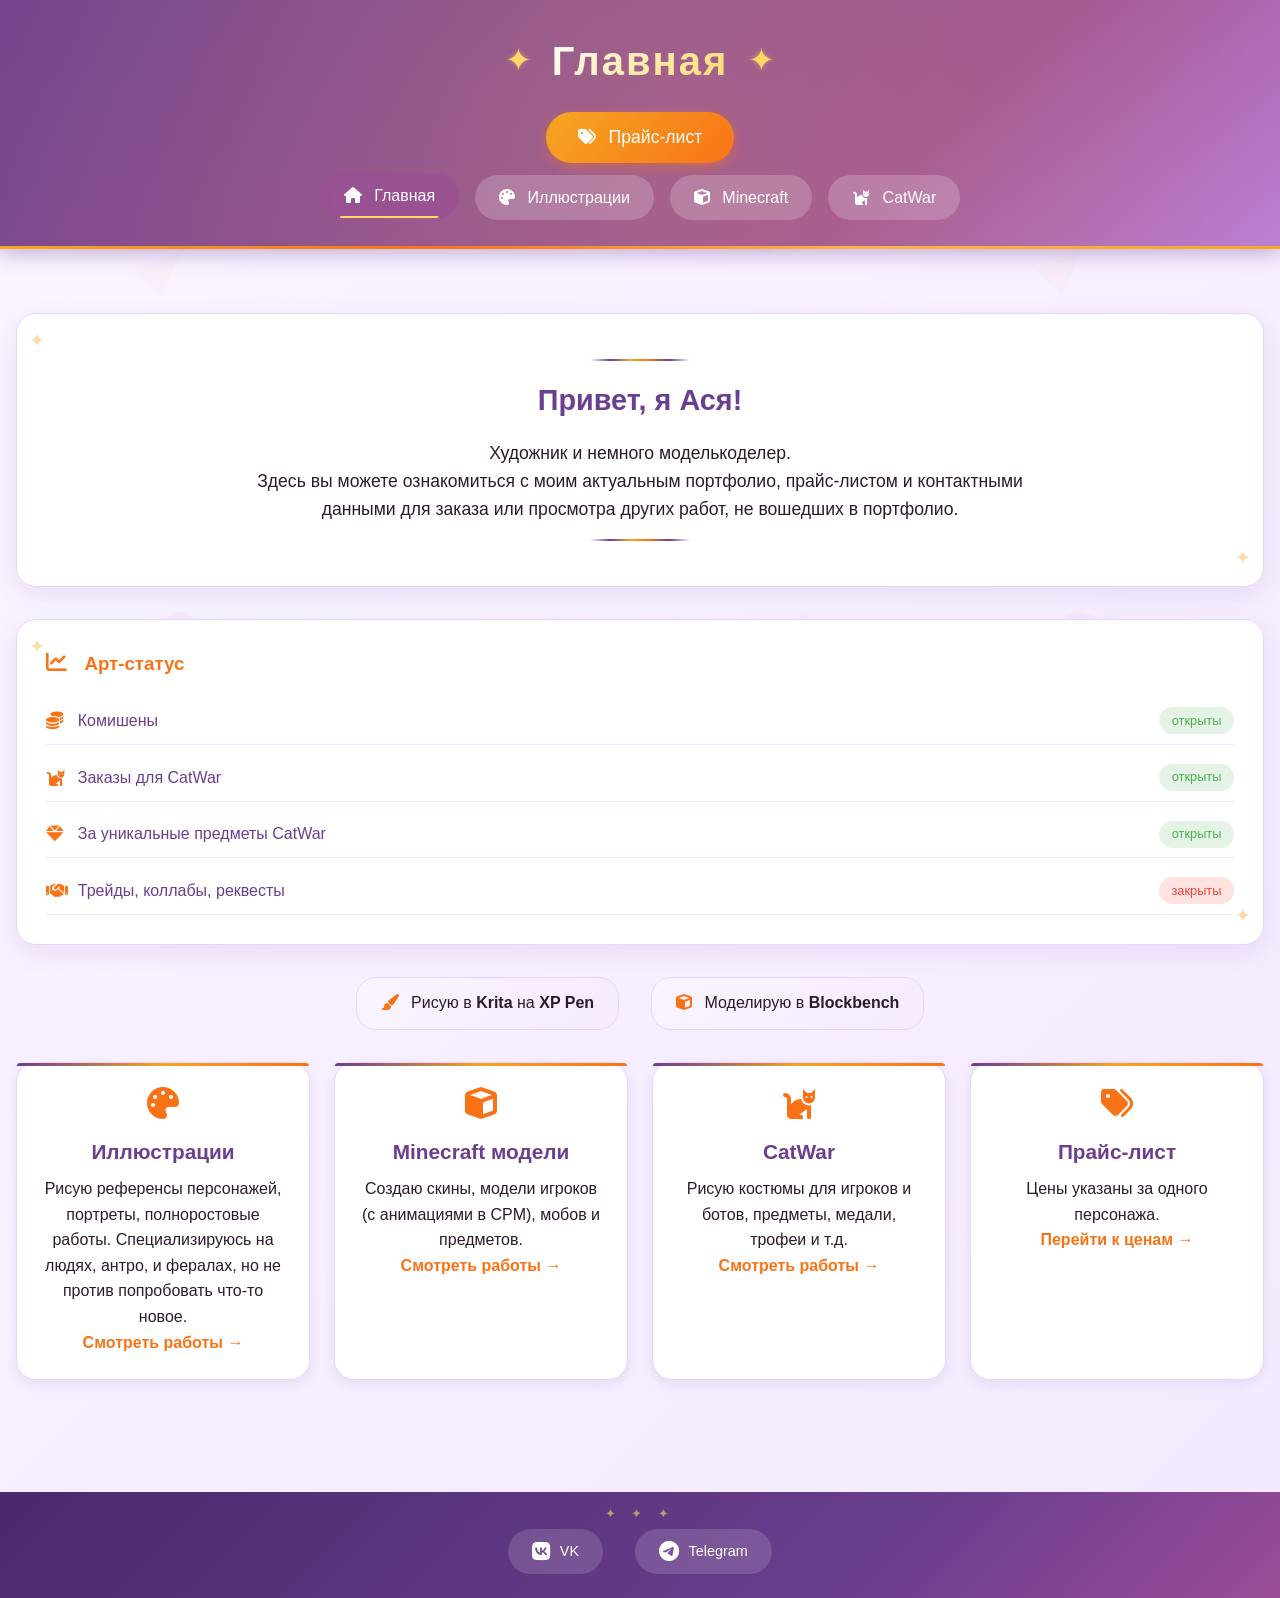
<file: index.html>
<!DOCTYPE html>
<html lang="ru">
<head>
    <meta charset="UTF-8">
    <meta name="viewport" content="width=device-width, initial-scale=1.0">
    <title>Главная</title>
    <link rel="stylesheet" href="style.css">
    <link rel="stylesheet" href="https://cdnjs.cloudflare.com/ajax/libs/font-awesome/6.0.0-beta3/css/all.min.css">
</head>
<body>
    <header>
        <div class="header-content">
            <div class="page-title-header">
                <span class="title-star-left">✦</span>
                <h1>Главная</h1>
                <span class="title-star-right">✦</span>
            </div>
        </div>
        <nav>
            <a href="price.html" class="price-btn"><i class="fas fa-tags"></i> Прайс-лист</a>
            <div class="nav-links">
                <a href="index.html" class="active"><i class="fas fa-home"></i> Главная</a>
                <a href="gallery.html"><i class="fas fa-palette"></i> Иллюстрации</a>
                <a href="minecraft.html"><i class="fas fa-cube"></i> Minecraft</a>
                <a href="catwar.html"><i class="fas fa-cat"></i> CatWar</a>
            </div>
        </nav>
    </header>

    <main>
        <div class="welcome-block info-block">
            <div class="decor-line"></div>
            <h3>Привет, я Ася!</h3>
            <p>Художник и немного моделькоделер.<br>Здесь вы можете ознакомиться с моим актуальным портфолио, прайс-листом и контактными данными для заказа или просмотра других работ, не вошедших в портфолио.</p>
            <div class="decor-line"></div>
        </div>

        <!-- Блок с арт-статусом (в стиле дополнительных условий) -->
        <div class="art-status info-block">
            <h3><i class="fas fa-chart-line"></i> Арт-статус</h3>
            <div class="status-list">
                <div class="status-line">
                    <i class="fas fa-coins"></i>
                    <span class="status-name">Комишены</span>
                    <span class="status-badge open">открыты</span>
                </div>
                <div class="status-line">
                    <i class="fas fa-cat"></i>
                    <span class="status-name">Заказы для CatWar</span>
                    <span class="status-badge open">открыты</span>
                </div>
                <div class="status-line">
                    <i class="fas fa-gem"></i>
                    <span class="status-name">За уникальные предметы CatWar</span>
                    <span class="status-badge open">открыты</span>
                </div>
                <div class="status-line">
                    <i class="fas fa-handshake"></i>
                    <span class="status-name">Трейды, коллабы, реквесты</span>
                    <span class="status-badge closed">закрыты</span>
                </div>
            </div>
        </div>

        <div class="tools-block">
            <div class="tools-list">
                <p class="tool-item"><i class="fas fa-paint-brush"></i> Рисую в <strong>Krita</strong> на <strong>XP Pen</strong></p>
                <p class="tool-item"><i class="fas fa-cube"></i> Моделирую в <strong>Blockbench</strong></p>
            </div>
        </div>

        <div class="info-grid">
            <div class="info-card hover-scale">
                <i class="fas fa-palette"></i>
                <h3>Иллюстрации</h3>
                <p>Рисую референсы персонажей, портреты, полноростовые работы. Специализируюсь на людях, антро, и фералах, но не против попробовать что-то новое.</p>
                <a href="gallery.html" class="info-link">Смотреть работы →</a>
            </div>
            <div class="info-card hover-scale">
                <i class="fas fa-cube"></i>
                <h3>Minecraft модели</h3>
                <p>Создаю скины, модели игроков (с анимациями в CPM), мобов и предметов.</p>
                <a href="minecraft.html" class="info-link">Смотреть работы →</a>
            </div>
            <div class="info-card hover-scale">
                <i class="fas fa-cat"></i>
                <h3>CatWar</h3>
                <p>Рисую костюмы для игроков и ботов, предметы, медали, трофеи и т.д.</p>
                <a href="catwar.html" class="info-link">Смотреть работы →</a>
            </div>
            <div class="info-card hover-scale">
                <i class="fas fa-tags"></i>
                <h3>Прайс-лист</h3>
                <p>Цены указаны за одного персонажа.</p>
                <a href="price.html" class="info-link">Перейти к ценам →</a>
            </div>
        </div>
    </main>

    <footer>
        <div class="social-icons">
            <a href="https://vk.com/club159753129" target="_blank" class="social-link vk" aria-label="ВКонтакте">
                <i class="fab fa-vk"></i>
                <span>VK</span>
            </a>
            <a href="https://t.me/AsyaF0xy" target="_blank" class="social-link telegram" aria-label="Telegram">
                <i class="fab fa-telegram-plane"></i>
                <span>Telegram</span>
            </a>
        </div>
    </footer>
</body>
</html>
</file>
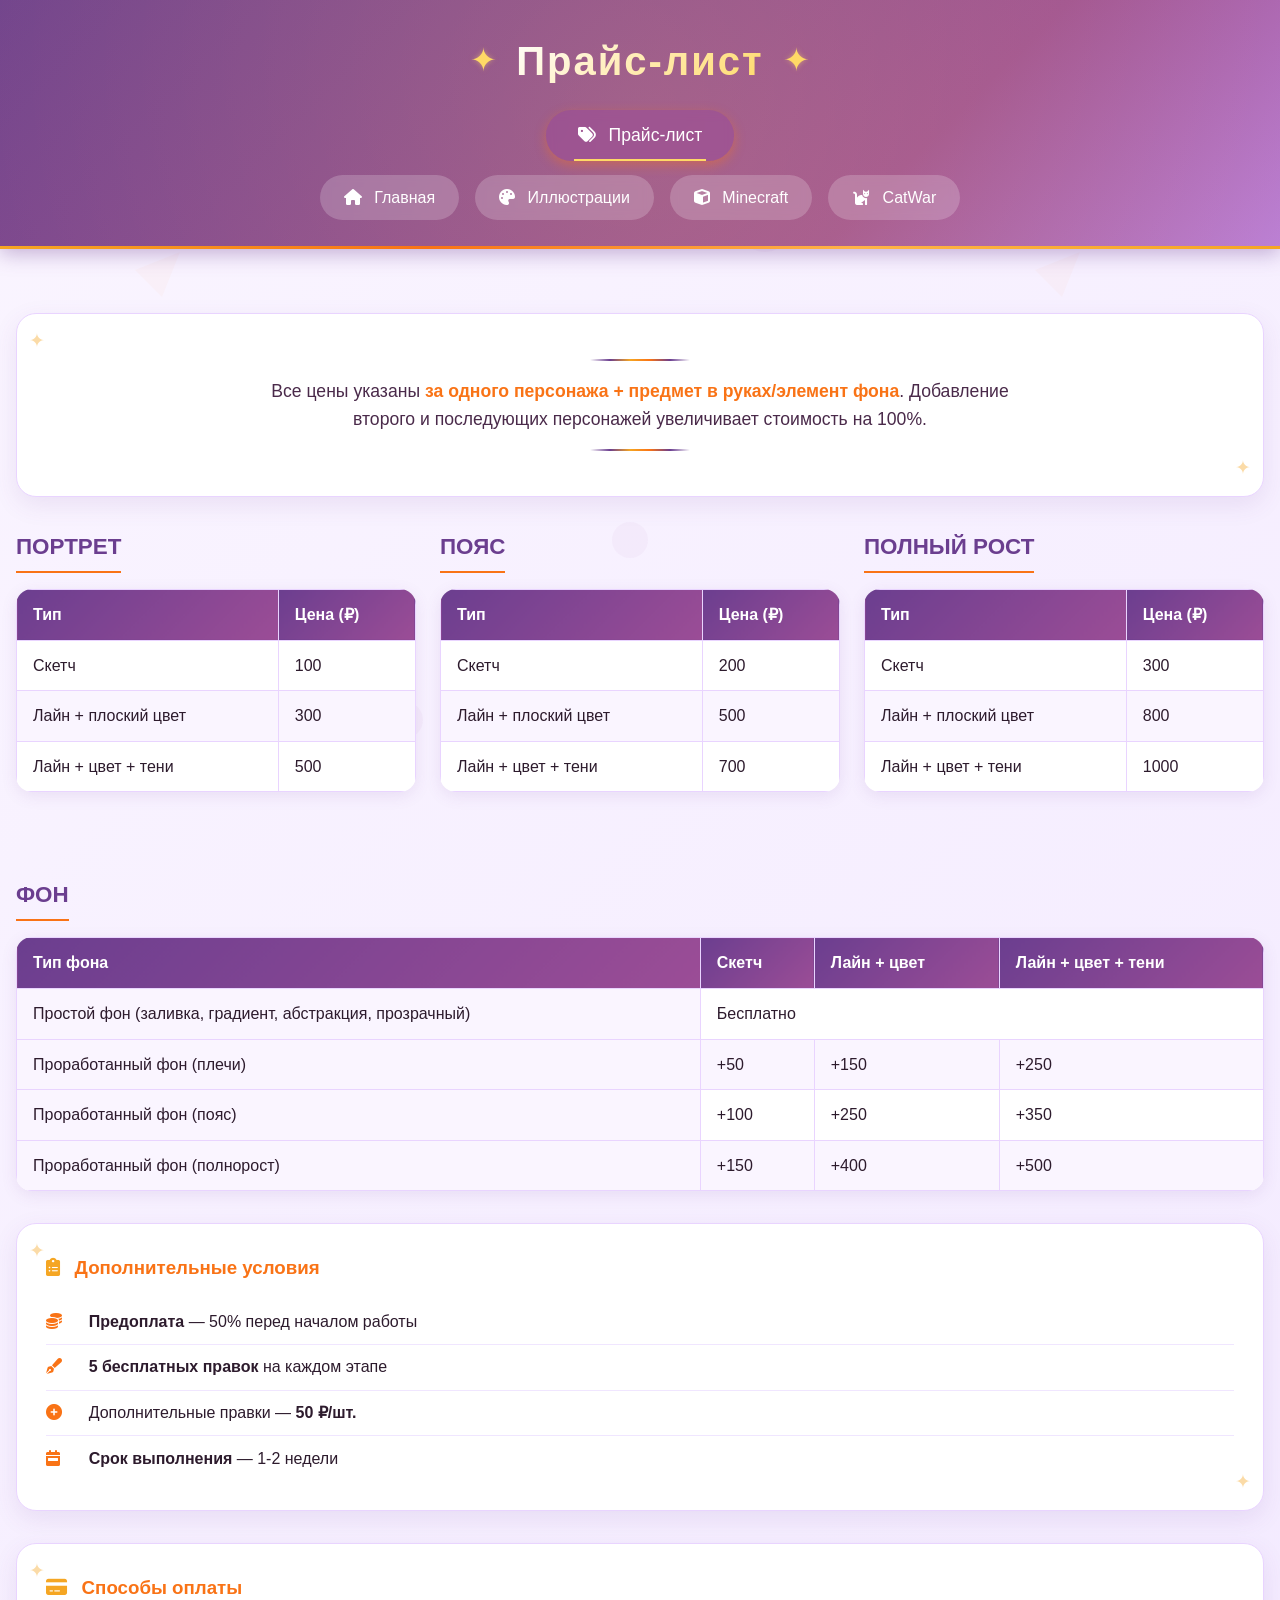
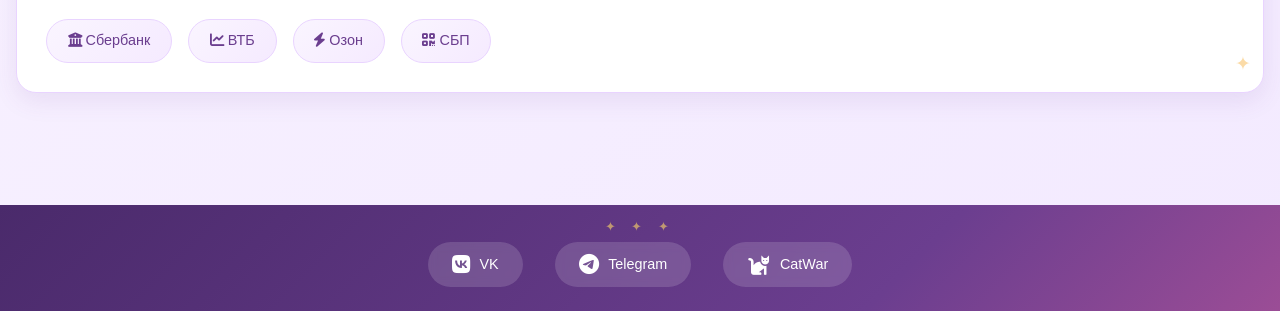
<file: price.html>
<!DOCTYPE html>
<html lang="ru">
<head>
    <meta charset="UTF-8">
    <meta name="viewport" content="width=device-width, initial-scale=1.0">
    <title>Прайс-лист</title>
    <link rel="stylesheet" href="style.css">
    <link rel="stylesheet" href="https://cdnjs.cloudflare.com/ajax/libs/font-awesome/6.0.0-beta3/css/all.min.css">
</head>
<body>
    <header>
        <div class="header-content">
            <div class="page-title-header">
                <span class="title-star-left">✦</span>
                <h1>Прайс-лист</h1>
                <span class="title-star-right">✦</span>
            </div>
        </div>
        <nav>
            <a href="price.html" class="price-btn active"><i class="fas fa-tags"></i> Прайс-лист</a>
            <div class="nav-links">
                <a href="index.html"><i class="fas fa-home"></i> Главная</a>
                <a href="gallery.html"><i class="fas fa-palette"></i> Иллюстрации</a>
                <a href="minecraft.html"><i class="fas fa-cube"></i> Minecraft</a>
                <a href="catwar.html"><i class="fas fa-cat"></i> CatWar</a>
            </div>
        </nav>
    </header>

    <main>
        <!-- Первый блок как на главной странице -->
        <div class="price-note info-block">
            <div class="decor-line"></div>
            <p>Все цены указаны <strong>за одного персонажа + предмет в руках/элемент фона</strong>. Добавление второго и последующих персонажей увеличивает стоимость на 100%.</p>
            <div class="decor-line"></div>
        </div>

        <!-- Три таблицы в один ряд: ПОРТРЕТ, ПОЯС, ПОЛНЫЙ РОСТ -->
        <div class="price-row">
            <div class="price-category">
                <h3>ПОРТРЕТ</h3>
                <table class="price-table">
                    <thead>   <th>Тип</th><th>Цена (₽)</th> </thead>
                    <tbody>
                        <tr><td>Скетч</td><td>100</td> </tr>
                        <tr><td>Лайн + плоский цвет</td><td>300</td> </tr>
                        <tr><td>Лайн + цвет + тени</td><td>500</td> </tr>
                    </tbody>
                 </table>
            </div>

            <div class="price-category">
                <h3>ПОЯС</h3>
                <table class="price-table">
                    <thead>   <th>Тип</th><th>Цена (₽)</th> </thead>
                    <tbody>
                        <tr><td>Скетч</td><td>200</td> </tr>
                        <tr><td>Лайн + плоский цвет</td><td>500</td> </tr>
                        <tr><td>Лайн + цвет + тени</td><td>700</td> </tr>
                    </tbody>
                 </table>
            </div>

            <div class="price-category">
                <h3>ПОЛНЫЙ РОСТ</h3>
                <table class="price-table">
                    <thead>   <th>Тип</th><th>Цена (₽)</th> </thead>
                    <tbody>
                        <tr><td>Скетч</td><td>300</td> </tr>
                        <tr><td>Лайн + плоский цвет</td><td>800</td> </tr>
                        <tr><td>Лайн + цвет + тени</td><td>1000</td> </tr>
                    </tbody>
                 </table>
            </div>
        </div>

        <!-- ФОН -->
        <div class="price-category full-width">
            <h3>ФОН</h3>
            <table class="price-table background-table">
                <thead>
                    <tr><th>Тип фона</th><th>Скетч</th><th>Лайн + цвет</th><th>Лайн + цвет + тени</th> </tr>
                </thead>
                <tbody>
                    <tr><td>Простой фон (заливка, градиент, абстракция, прозрачный)</td><td colspan="3">Бесплатно</td> </tr>
                    <tr><td>Проработанный фон (плечи)</td><td>+50</td><td>+150</td><td>+250</td> </tr>
                    <tr><td>Проработанный фон (пояс)</td><td>+100</td><td>+250</td><td>+350</td> </tr>
                    <tr><td>Проработанный фон (полнорост)</td><td>+150</td><td>+400</td><td>+500</td> </tr>
                </tbody>
             </table>
        </div>

        <div class="info-block">
            <h3><i class="fas fa-clipboard-list"></i> Дополнительные условия</h3>
            <ul>
                <li><i class="fas fa-coins"></i> <strong>Предоплата</strong> — 50% перед началом работы</li>
                <li><i class="fas fa-pen-fancy"></i> <strong>5 бесплатных правок</strong> на каждом этапе</li>
                <li><i class="fas fa-plus-circle"></i> Дополнительные правки — <strong>50 ₽/шт.</strong></li>
                <li><i class="fas fa-calendar-week"></i> <strong>Срок выполнения</strong> — 1-2 недели</li>
            </ul>
        </div>

        <div class="info-block">
            <h3><i class="fas fa-credit-card"></i> Способы оплаты</h3>
            <div class="payment-methods">
                <span><i class="fas fa-university"></i> Сбербанк</span>
                <span><i class="fas fa-chart-line"></i> ВТБ</span>
                <span><i class="fas fa-bolt"></i> Озон</span>
                <span><i class="fas fa-qrcode"></i> СБП</span>
            </div>
        </div>
    </main>

   <footer>
    <div class="social-icons">
        <a href="https://vk.com/club159753129" target="_blank" class="social-link vk" aria-label="ВКонтакте">
            <i class="fab fa-vk"></i>
            <span>VK</span>
        </a>
        <a href="https://t.me/AsyaF0xy" target="_blank" class="social-link telegram" aria-label="Telegram">
            <i class="fab fa-telegram-plane"></i>
            <span>Telegram</span>
        </a>
        <a href="https://catwar.su/cat954921" target="_blank" class="social-link catwar" aria-label="CatWar">
            <i class="fas fa-cat"></i>
            <span>CatWar</span>
        </a>
    </div>
</footer>
</body>
</html>
</file>
<file: style.css>
* {
    margin: 0;
    padding: 0;
    box-sizing: border-box;
}

body {
    font-family: 'Segoe UI', Tahoma, Geneva, Verdana, sans-serif;
    line-height: 1.6;
    color: #2d1b2d;
    background: linear-gradient(135deg, #faf5ff 0%, #f3eaff 100%);
    display: flex;
    flex-direction: column;
    min-height: 100vh;
    position: relative;
}

/* Декоративные элементы на фоне */
body::before {
    content: '';
    position: fixed;
    top: 0;
    left: 0;
    width: 100%;
    height: 100%;
    pointer-events: none;
    background-image: url('data:image/svg+xml;utf8,<svg xmlns="http://www.w3.org/2000/svg" viewBox="0 0 100 100"><circle cx="10" cy="10" r="2" fill="rgba(155,77,150,0.08)"/><circle cx="85" cy="25" r="3" fill="rgba(155,77,150,0.08)"/><circle cx="45" cy="80" r="2" fill="rgba(155,77,150,0.08)"/><circle cx="70" cy="60" r="2" fill="rgba(155,77,150,0.08)"/><circle cx="20" cy="70" r="2" fill="rgba(155,77,150,0.08)"/><circle cx="90" cy="85" r="3" fill="rgba(155,77,150,0.08)"/><circle cx="5" cy="45" r="2" fill="rgba(155,77,150,0.08)"/><circle cx="60" cy="15" r="2" fill="rgba(155,77,150,0.08)"/><path d="M15 30 L20 28 L18 33 Z" fill="rgba(249,115,22,0.05)"/><path d="M85 70 L90 68 L88 73 Z" fill="rgba(245,166,35,0.05)"/></svg>');
    background-repeat: repeat;
    opacity: 0.5;
    z-index: -1;
}

/* Шапка сайта */
header {
    background: linear-gradient(135deg, #6b3e8f 0%, #9b4d96 70%, #b87cdb 100%);
    color: #fff;
    text-align: center;
    padding: 1.8rem 1rem;
    box-shadow: 0 4px 20px rgba(107, 62, 143, 0.4);
    position: relative;
    overflow: hidden;
}

header::before {
    content: '';
    position: absolute;
    top: -50%;
    left: -50%;
    width: 200%;
    height: 200%;
    background: radial-gradient(circle, rgba(255,200,100,0.2) 0%, transparent 70%);
    animation: rotate 20s linear infinite;
}

header::after {
    content: '';
    position: absolute;
    bottom: 0;
    left: 0;
    right: 0;
    height: 3px;
    background: linear-gradient(90deg, #f5a623, #f97316, #ffb347, #f5a623);
    animation: shimmer 3s ease-in-out infinite;
}

@keyframes shimmer {
    0% { opacity: 0.5; background-position: -100%; }
    50% { opacity: 1; }
    100% { opacity: 0.5; background-position: 100%; }
}

@keyframes rotate {
    from { transform: rotate(0deg); }
    to { transform: rotate(360deg); }
}

.header-content {
    position: relative;
    z-index: 1;
}

/* Заголовок страницы в шапке */
.page-title-header {
    display: flex;
    align-items: center;
    justify-content: center;
    gap: 1.2rem;
    flex-wrap: wrap;
}

.title-star-left, .title-star-right {
    font-size: 2rem;
    color: #ffd966;
    text-shadow: 0 0 5px rgba(255,217,102,0.5);
    animation: starSpin 3s ease-in-out infinite;
}

.title-star-left {
    animation-delay: 0s;
}

.title-star-right {
    animation-delay: 1.5s;
}

@keyframes starSpin {
    0%, 100% { transform: rotate(0deg) scale(1); opacity: 0.7; }
    50% { transform: rotate(10deg) scale(1.1); opacity: 1; }
}

.page-title-header h1 {
    font-size: 2.5rem;
    margin: 0;
    text-shadow: 2px 2px 4px rgba(0,0,0,0.2);
    letter-spacing: 2px;
    background: linear-gradient(135deg, #fff, #ffd966);
    -webkit-background-clip: text;
    background-clip: text;
    color: transparent;
    text-shadow: none;
}

/* Навигация */
nav {
    margin-top: 1.2rem;
    position: relative;
    z-index: 1;
    display: flex;
    flex-direction: column;
    align-items: center;
    gap: 0.8rem;
}

.price-btn {
    background: linear-gradient(135deg, #f5a623, #f97316);
    padding: 0.7rem 2rem;
    font-size: 1.1rem;
    box-shadow: 0 4px 12px rgba(249, 115, 22, 0.4);
    position: relative;
    overflow: hidden;
}

.price-btn::before {
    content: '';
    position: absolute;
    top: 0;
    left: -100%;
    width: 100%;
    height: 100%;
    background: linear-gradient(90deg, transparent, rgba(255,255,255,0.3), transparent);
    transition: left 0.5s;
}

.price-btn:hover::before {
    left: 100%;
}

.price-btn:hover {
    transform: translateY(-2px);
    box-shadow: 0 6px 16px rgba(249, 115, 22, 0.6);
}

.nav-links {
    display: flex;
    gap: 1rem;
    flex-wrap: wrap;
    justify-content: center;
}

nav a {
    color: #fff;
    text-decoration: none;
    margin: 0;
    padding: 0.6rem 1.5rem;
    border-radius: 30px;
    transition: all 0.3s;
    font-weight: 500;
    display: inline-block;
    background: rgba(255,255,255,0.2);
    backdrop-filter: blur(5px);
    position: relative;
}

nav a i {
    margin-right: 0.5rem;
}

nav a::after {
    content: '';
    position: absolute;
    bottom: 0;
    left: 50%;
    width: 0;
    height: 2px;
    background: #ffd966;
    transition: all 0.3s;
    transform: translateX(-50%);
}

nav a:hover::after, nav a.active::after {
    width: 70%;
}

nav a:hover, nav a.active {
    background: rgba(155, 77, 150, 0.6);
    transform: translateY(-2px);
}

/* Основной контент */
main {
    flex: 1;
    max-width: 1400px;
    margin: 2rem auto;
    padding: 0 1rem;
    width: 100%;
    position: relative;
    z-index: 1;
}

/* Галерея в стиле Pinterest */
.gallery {
    column-count: 3;
    column-gap: 1.5rem;
    clear: both;
    margin-top: 1rem;
}

.card {
    background: #fff;
    border-radius: 20px;
    overflow: hidden;
    box-shadow: 0 10px 30px rgba(107, 62, 143, 0.15);
    transition: all 0.4s;
    border: 1px solid #e9d4ff;
    margin-bottom: 1.5rem;
    break-inside: avoid;
    display: inline-block;
    width: 100%;
    position: relative;
}

.card::before {
    content: '';
    position: absolute;
    top: 0;
    left: 0;
    right: 0;
    height: 3px;
    background: linear-gradient(90deg, #6b3e8f, #f5a623, #f97316, #6b3e8f);
    border-radius: 20px 20px 0 0;
    transform: scaleX(0);
    transition: transform 0.4s;
}

.card:hover::before {
    transform: scaleX(1);
}

.card:hover {
    transform: translateY(-8px);
    box-shadow: 0 20px 40px rgba(155, 77, 150, 0.3);
}

.card-image {
    position: relative;
    overflow: hidden;
    cursor: pointer;
    background: #f5f0e8;
}

.card-image img {
    width: 100%;
    height: auto;
    display: block;
    transition: transform 0.5s;
}

.card:hover .card-image img {
    transform: scale(1.02);
}

.card-overlay {
    position: absolute;
    top: 0;
    left: 0;
    width: 100%;
    height: 100%;
    background: rgba(107, 62, 143, 0.7);
    display: flex;
    align-items: center;
    justify-content: center;
    opacity: 0;
    transition: opacity 0.3s;
}

.card-image:hover .card-overlay {
    opacity: 1;
}

.card-overlay i {
    font-size: 2.5rem;
    color: #ffd966;
    transform: scale(0.8);
    transition: transform 0.3s;
}

.card-image:hover .card-overlay i {
    transform: scale(1);
}

/* Категории */
.category {
    margin-bottom: 3rem;
}

.category h3 {
    font-size: 1.8rem;
    margin: 1.5rem 0 1.5rem;
    color: #6b3e8f;
    border-bottom: 3px solid #f97316;
    padding-bottom: 0.5rem;
    display: inline-block;
    position: relative;
}

.category h3::before {
    content: '✦';
    position: absolute;
    left: -30px;
    top: 50%;
    transform: translateY(-50%);
    color: #f5a623;
    font-size: 1.3rem;
    animation: spin 4s linear infinite;
}

.category h3::after {
    content: '✦';
    position: absolute;
    right: -30px;
    top: 50%;
    transform: translateY(-50%);
    color: #f5a623;
    font-size: 1.3rem;
    animation: spin 4s linear infinite reverse;
}

@keyframes spin {
    from { transform: translateY(-50%) rotate(0deg); }
    to { transform: translateY(-50%) rotate(360deg); }
}

/* Прайс-лист */
.price-note {
    background: #fff;
    border-radius: 20px;
    padding: 1.8rem;
    margin: 2rem 0;
    box-shadow: 0 8px 24px rgba(107, 62, 143, 0.1);
    border: 1px solid #e9d4ff;
    transition: all 0.3s;
    position: relative;
    overflow: hidden;
    text-align: center;
}

.price-note .decor-line {
    width: 100px;
    height: 2px;
    background: linear-gradient(90deg, transparent, #6b3e8f, #f5a623, #f97316, #6b3e8f, transparent);
    margin: 1rem auto;
    border-radius: 2px;
}

.price-note p {
    font-size: 1.1rem;
    max-width: 800px;
    margin: 0 auto;
    line-height: 1.6;
    color: #4a2a4a;
}

.price-note strong {
    color: #f97316;
}

/* Ряд из трёх таблиц */
.price-row {
    display: flex;
    flex-wrap: wrap;
    gap: 1.5rem;
    margin: 2rem 0;
    justify-content: center;
}

.price-row .price-category {
    flex: 1;
    min-width: 250px;
    margin-bottom: 0;
}

.price-category.full-width {
    width: 100%;
    margin-top: 2rem;
}

.price-category {
    margin-bottom: 2rem;
}

.price-category h3 {
    font-size: 1.4rem;
    margin: 1.8rem 0 1rem;
    color: #6b3e8f;
    border-bottom: 2px solid #f97316;
    padding-bottom: 0.4rem;
    display: inline-block;
}

.price-row .price-category h3 {
    margin-top: 0;
}

.price-table {
    width: 100%;
    border-collapse: collapse;
    background: #fff;
    box-shadow: 0 4px 16px rgba(107, 62, 143, 0.1);
    margin-bottom: 1.5rem;
    border-radius: 16px;
    overflow: hidden;
}

.price-table th, .price-table td {
    border: 1px solid #e9d4ff;
    padding: 12px 16px;
    text-align: left;
}

.price-table th {
    background: linear-gradient(135deg, #6b3e8f 0%, #9b4d96 100%);
    color: #fff;
    font-weight: 600;
}

.price-table tr:nth-child(even) {
    background: #faf5ff;
}

.price-table tr:hover {
    background: #fff0e0;
    transition: background 0.2s;
}

.background-table td:first-child {
    font-weight: 500;
    background: #faf5ff;
}

/* Информационные блоки */
.info-block {
    background: #fff;
    border-radius: 20px;
    padding: 1.8rem;
    margin: 2rem 0;
    box-shadow: 0 8px 24px rgba(107, 62, 143, 0.1);
    border: 1px solid #e9d4ff;
    transition: all 0.3s;
    position: relative;
    overflow: hidden;
}

.info-block::before {
    content: '✦';
    position: absolute;
    top: 12px;
    left: 12px;
    font-size: 1.2rem;
    color: #f5a623;
    opacity: 0.4;
    animation: spin 6s linear infinite;
}

.info-block::after {
    content: '✦';
    position: absolute;
    bottom: 12px;
    right: 12px;
    font-size: 1.2rem;
    color: #f5a623;
    opacity: 0.4;
    animation: spin 6s linear infinite reverse;
}

.info-block:hover {
    transform: translateY(-3px);
    box-shadow: 0 12px 28px rgba(249, 115, 22, 0.15);
}

.info-block h3 {
    border-bottom: none;
    margin-top: 0;
    display: block;
    color: #f97316;
    margin-bottom: 1rem;
}

.info-block h3 i {
    margin-right: 0.6rem;
    color: #f5a623;
}

.info-block ul {
    list-style: none;
    padding-left: 0;
}

.info-block li {
    padding: 0.6rem 0;
    border-bottom: 1px solid #f0e6ff;
}

.info-block li:last-child {
    border-bottom: none;
}

.info-block li i {
    margin-right: 0.8rem;
    color: #f97316;
    width: 1.6rem;
}

.payment-methods {
    display: flex;
    flex-wrap: wrap;
    gap: 1rem;
    margin-top: 0.8rem;
}

.payment-methods span {
    background: linear-gradient(135deg, #faf5ff 0%, #f5eaff 100%);
    padding: 0.6rem 1.3rem;
    border-radius: 30px;
    font-size: 0.9rem;
    color: #6b3e8f;
    font-weight: 500;
    transition: all 0.3s;
    border: 1px solid #e9d4ff;
}

.payment-methods span:hover {
    transform: translateY(-2px);
    box-shadow: 0 2px 8px rgba(249, 115, 22, 0.2);
    border-color: #f97316;
}

/* Стили для лобби */
.welcome-block {
    text-align: center;
    position: relative;
}

.welcome-block .decor-line {
    width: 100px;
    height: 2px;
    background: linear-gradient(90deg, transparent, #6b3e8f, #f5a623, #f97316, #6b3e8f, transparent);
    margin: 1rem auto;
    border-radius: 2px;
}

.welcome-block h3 {
    color: #6b3e8f;
    margin-bottom: 1rem;
    font-size: 1.8rem;
}

.welcome-block p {
    font-size: 1.1rem;
    max-width: 800px;
    margin: 0 auto;
    line-height: 1.6;
}

.tools-block {
    text-align: center;
}

.tools-list {
    display: flex;
    justify-content: center;
    gap: 2rem;
    flex-wrap: wrap;
    margin-top: 1rem;
}

.tools-list p {
    background: linear-gradient(135deg, #faf5ff 0%, #f5eaff 100%);
    padding: 0.8rem 1.5rem;
    border-radius: 20px;
    border: 1px solid #e9d4ff;
    font-size: 1rem;
    transition: all 0.3s;
}

.tools-list p:hover {
    border-color: #f97316;
    transform: translateY(-2px);
}

.tools-list i {
    margin-right: 0.5rem;
    color: #f97316;
}

.info-grid {
    display: grid;
    grid-template-columns: repeat(auto-fit, minmax(250px, 1fr));
    gap: 1.5rem;
    margin: 2rem 0;
}

.info-card {
    background: #fff;
    border-radius: 20px;
    padding: 1.5rem;
    text-align: center;
    transition: all 0.3s;
    border: 1px solid #e9d4ff;
    box-shadow: 0 4px 12px rgba(107, 62, 143, 0.1);
    position: relative;
}

.info-card::before {
    content: '';
    position: absolute;
    top: 0;
    left: 0;
    right: 0;
    height: 3px;
    background: linear-gradient(90deg, #6b3e8f, #f5a623, #f97316);
    border-radius: 20px 20px 0 0;
}

.info-card:hover {
    transform: translateY(-5px);
    box-shadow: 0 12px 28px rgba(249, 115, 22, 0.2);
}

.info-card i {
    font-size: 2rem;
    color: #f97316;
    margin-bottom: 1rem;
}

.info-card h3 {
    color: #6b3e8f;
    margin-bottom: 0.5rem;
    font-size: 1.3rem;
}

.info-link {
    display: inline-block;
    color: #f97316;
    text-decoration: none;
    font-weight: bold;
    transition: color 0.3s;
}

.info-link:hover {
    color: #f5a623;
}

/* Арт-статус */
.art-status {
    text-align: left;
}

.art-status h3 {
    display: flex;
    align-items: center;
    gap: 0.5rem;
    margin-bottom: 1.2rem;
    border-bottom: none;
}

.art-status h3 i {
    font-size: 1.3rem;
    color: #f97316;
}

.status-list {
    display: flex;
    flex-direction: column;
    gap: 0.6rem;
}

.status-line {
    display: flex;
    align-items: center;
    padding: 0.6rem 0;
    border-bottom: 1px solid #f0e6ff;
    transition: all 0.2s;
}

.status-line:hover {
    transform: translateX(5px);
}

.status-line i {
    width: 32px;
    font-size: 1.1rem;
    color: #f97316;
}

.status-name {
    flex: 1;
    font-weight: 500;
    color: #6b3e8f;
}

.status-badge {
    font-size: 0.8rem;
    padding: 0.2rem 0.8rem;
    border-radius: 30px;
    font-weight: 500;
}

.status-badge.open {
    background: rgba(76, 175, 80, 0.15);
    color: #4caf50;
}

.status-badge.closed {
    background: rgba(244, 67, 54, 0.15);
    color: #f44336;
}

/* Minecraft блок */
.minecraft-info {
    background: linear-gradient(135deg, #faf5ff 0%, #f5eaff 100%);
    border: 1px solid #f97316;
}

.minecraft-info h3 {
    color: #f97316;
}

/* Переключаемые разделы CatWar */
.section-tabs {
    display: flex;
    justify-content: center;
    gap: 1rem;
    margin-bottom: 2rem;
    flex-wrap: wrap;
}

.tab-btn {
    background: rgba(155, 77, 150, 0.15);
    border: 2px solid #9b4d96;
    color: #6b3e8f;
    padding: 0.8rem 2rem;
    border-radius: 50px;
    font-size: 1.1rem;
    font-weight: bold;
    cursor: pointer;
    transition: all 0.3s;
    font-family: inherit;
    position: relative;
    overflow: hidden;
}

.tab-btn::before {
    content: '';
    position: absolute;
    top: 0;
    left: -100%;
    width: 100%;
    height: 100%;
    background: linear-gradient(90deg, transparent, rgba(255,215,0,0.3), transparent);
    transition: left 0.4s;
}

.tab-btn:hover::before {
    left: 100%;
}

.tab-btn:hover {
    background: #f97316;
    color: white;
    transform: translateY(-2px);
    border-color: #f97316;
}

.tab-btn.active {
    background: linear-gradient(135deg, #f5a623, #f97316);
    color: white;
    border-color: #f97316;
    box-shadow: 0 4px 12px rgba(249, 115, 22, 0.4);
}

.section-content {
    display: none;
    animation: fadeIn 0.5s ease;
}

.section-content.active {
    display: block;
}

@keyframes fadeIn {
    from { opacity: 0; transform: translateY(10px); }
    to { opacity: 1; transform: translateY(0); }
}

/* Дата последнего обновления */
.update-header {
    margin-bottom: 2rem;
    text-align: right;
    border-bottom: 2px solid #f97316;
    display: inline-block;
    float: right;
    clear: both;
    padding-bottom: 0.5rem;
}

.update-header h3 {
    font-size: 1.5rem;
    color: #6b3e8f;
    margin-bottom: 0.3rem;
    font-weight: 500;
}

.update-date {
    display: flex;
    align-items: center;
    gap: 0.5rem;
    color: #9b4d96;
    font-size: 1rem;
}

.update-date i {
    color: #f97316;
}

/* Разделитель для предметов и медалей */
.separator {
    display: flex;
    align-items: center;
    justify-content: center;
    gap: 1.5rem;
    margin: 4rem 0 2rem;
    color: #9b4d96;
    font-size: 2.5rem;
    font-weight: 600;
    text-transform: uppercase;
    letter-spacing: 2px;
    position: relative;
}

.separator i {
    color: #f97316;
    font-size: 1.3rem;
    animation: pulse 2s ease-in-out infinite;
}

.separator::before,
.separator::after {
    content: '';
    flex: 1;
    height: 2px;
    background: linear-gradient(90deg, transparent, #6b3e8f, #f5a623, #f97316, #6b3e8f, transparent);
    max-width: 200px;
}

.separator span {
    background: linear-gradient(135deg, #6b3e8f, #9b4d96);
    -webkit-background-clip: text;
    background-clip: text;
    color: transparent;
    padding: 0 0.5rem;
}

@keyframes pulse {
    0%, 100% { opacity: 0.6; transform: scale(1); }
    50% { opacity: 1; transform: scale(1.1); }
}

@media (max-width: 768px) {
    .separator {
        font-size: 1.1rem;
        gap: 0.8rem;
        margin: 2.5rem 0 1.5rem;
    }
    
    .separator i {
        font-size: 1rem;
    }
    
    .separator::before,
    .separator::after {
        max-width: 100px;
    }
}
/* Специальные стили для CatWar — уменьшаем изображения */
.catwar-image {
    display: flex !important;
    justify-content: center !important;
    align-items: center !important;
    background: #f5f0e8;
    padding: 0.5rem 0 !important;
}

.catwar-image img {
    width: 40% !important;
    max-width: 150px !important;
    min-width: 80px !important;
    height: auto !important;
    display: block !important;
    border-radius: 12px;
    margin: 0 auto !important;
    transition: transform 0.3s;
}

.catwar-image img:hover {
    transform: scale(1.05);
}

/* Подвал */
footer {
    background: linear-gradient(135deg, #4a2a6b 0%, #6b3e8f 70%, #9b4d96 100%);
    color: #fff;
    text-align: center;
    padding: 1.5rem;
    margin-top: 3rem;
    position: relative;
}

footer::before {
    content: '✦ ✦ ✦';
    position: absolute;
    top: 12px;
    left: 50%;
    transform: translateX(-50%);
    font-size: 0.8rem;
    letter-spacing: 6px;
    opacity: 0.6;
    color: #ffd966;
    animation: pulse 2s ease-in-out infinite;
}

.social-icons {
    display: flex;
    justify-content: center;
    gap: 2rem;
    margin-top: 0.8rem;
}

.social-link {
    display: flex;
    align-items: center;
    gap: 0.6rem;
    color: #fff;
    text-decoration: none;
    padding: 0.7rem 1.5rem;
    border-radius: 40px;
    transition: all 0.3s;
    background: rgba(255,255,255,0.15);
    backdrop-filter: blur(5px);
    position: relative;
    overflow: hidden;
}

.social-link::before {
    content: '';
    position: absolute;
    top: 0;
    left: -100%;
    width: 100%;
    height: 100%;
    background: linear-gradient(90deg, transparent, rgba(255,215,0,0.3), transparent);
    transition: left 0.4s;
}

.social-link:hover::before {
    left: 100%;
}

.social-link i {
    font-size: 1.3rem;
}

.social-link span {
    font-size: 0.9rem;
    font-weight: 500;
}

.social-link:hover {
    transform: translateY(-5px);
    box-shadow: 0 6px 16px rgba(0,0,0,0.2);
}

.social-link.vk:hover {
    background: #4c75a3;
}

.social-link.telegram:hover {
    background: #26a5e4;
}

.social-link.catwar:hover {
    background: #6b3e8f;
}

/* Модальное окно */
.modal {
    display: none;
    position: fixed;
    top: 0;
    left: 0;
    width: 100%;
    height: 100%;
    background: rgba(0,0,0,0.95);
    z-index: 9999;
    align-items: center;
    justify-content: center;
    cursor: pointer;
    backdrop-filter: blur(5px);
}

.modal-content {
    max-width: 90%;
    max-height: 90%;
    object-fit: contain;
    border-radius: 16px;
    box-shadow: 0 0 40px rgba(249, 115, 22, 0.4);
    animation: zoomIn 0.3s ease;
    cursor: default;
}

@keyframes zoomIn {
    from { transform: scale(0.8); opacity: 0; }
    to { transform: scale(1); opacity: 1; }
}

.close-modal {
    position: absolute;
    top: 25px;
    right: 35px;
    color: #fff;
    font-size: 45px;
    font-weight: bold;
    cursor: pointer;
    transition: all 0.3s;
    z-index: 10000;
    width: 50px;
    height: 50px;
    display: flex;
    align-items: center;
    justify-content: center;
    border-radius: 50%;
    background: rgba(0,0,0,0.5);
}

.close-modal:hover {
    color: #f97316;
    transform: rotate(90deg) scale(1.1);
    background: rgba(0,0,0,0.8);
}

/* Адаптивность */
@media (max-width: 992px) {
    .gallery {
        column-count: 2;
    }
    
    .price-row {
        gap: 1rem;
    }
}

@media (max-width: 768px) {
    .page-title-header h1 {
        font-size: 1.8rem;
    }
    
    .title-star-left, .title-star-right {
        font-size: 1.4rem;
    }
    
    nav a {
        padding: 0.4rem 1rem;
        font-size: 0.85rem;
    }
    
    .price-btn {
        padding: 0.5rem 1.2rem;
        font-size: 0.95rem;
    }
    
    .gallery {
        column-count: 1;
    }
    
    .price-row {
        flex-direction: column;
    }
    
    .price-row .price-category {
        width: 100%;
    }
    
    .price-note {
        padding: 1.2rem;
    }
    
    .price-note p {
        font-size: 0.95rem;
    }
    
    .price-table th, .price-table td {
        padding: 8px 10px;
        font-size: 0.85rem;
    }
    
    .category h3::before,
    .category h3::after {
        display: none;
    }
    
    .close-modal {
        top: 15px;
        right: 20px;
        font-size: 35px;
    }
    
    .info-block {
        padding: 1.2rem;
    }
    
    .payment-methods span {
        padding: 0.4rem 1rem;
        font-size: 0.8rem;
    }
    
    .tools-list {
        gap: 1rem;
    }
    
    .tools-list p {
        padding: 0.6rem 1rem;
        font-size: 0.9rem;
    }
    
    .info-grid {
        grid-template-columns: 1fr;
    }
    
    .tab-btn {
        padding: 0.5rem 1rem;
        font-size: 0.9rem;
    }
    
    .welcome-block h3 {
        font-size: 1.4rem;
    }
    
    .welcome-block p {
        font-size: 0.95rem;
    }
    
    .update-header {
        float: none;
        display: block;
        text-align: center;
        margin-bottom: 1.5rem;
    }
    
    .status-line {
        flex-wrap: wrap;
        gap: 0.5rem;
        justify-content: space-between;
    }
    
    .status-name {
        width: auto;
        flex: 2;
    }
    
    .separator {
        font-size: 1rem;
        margin: 2rem 0 1rem;
    }
    
    .catwar-image img {
        max-width: 100px !important;
        min-width: 60px !important;
        width: 35% !important;
    }
}
</file>
